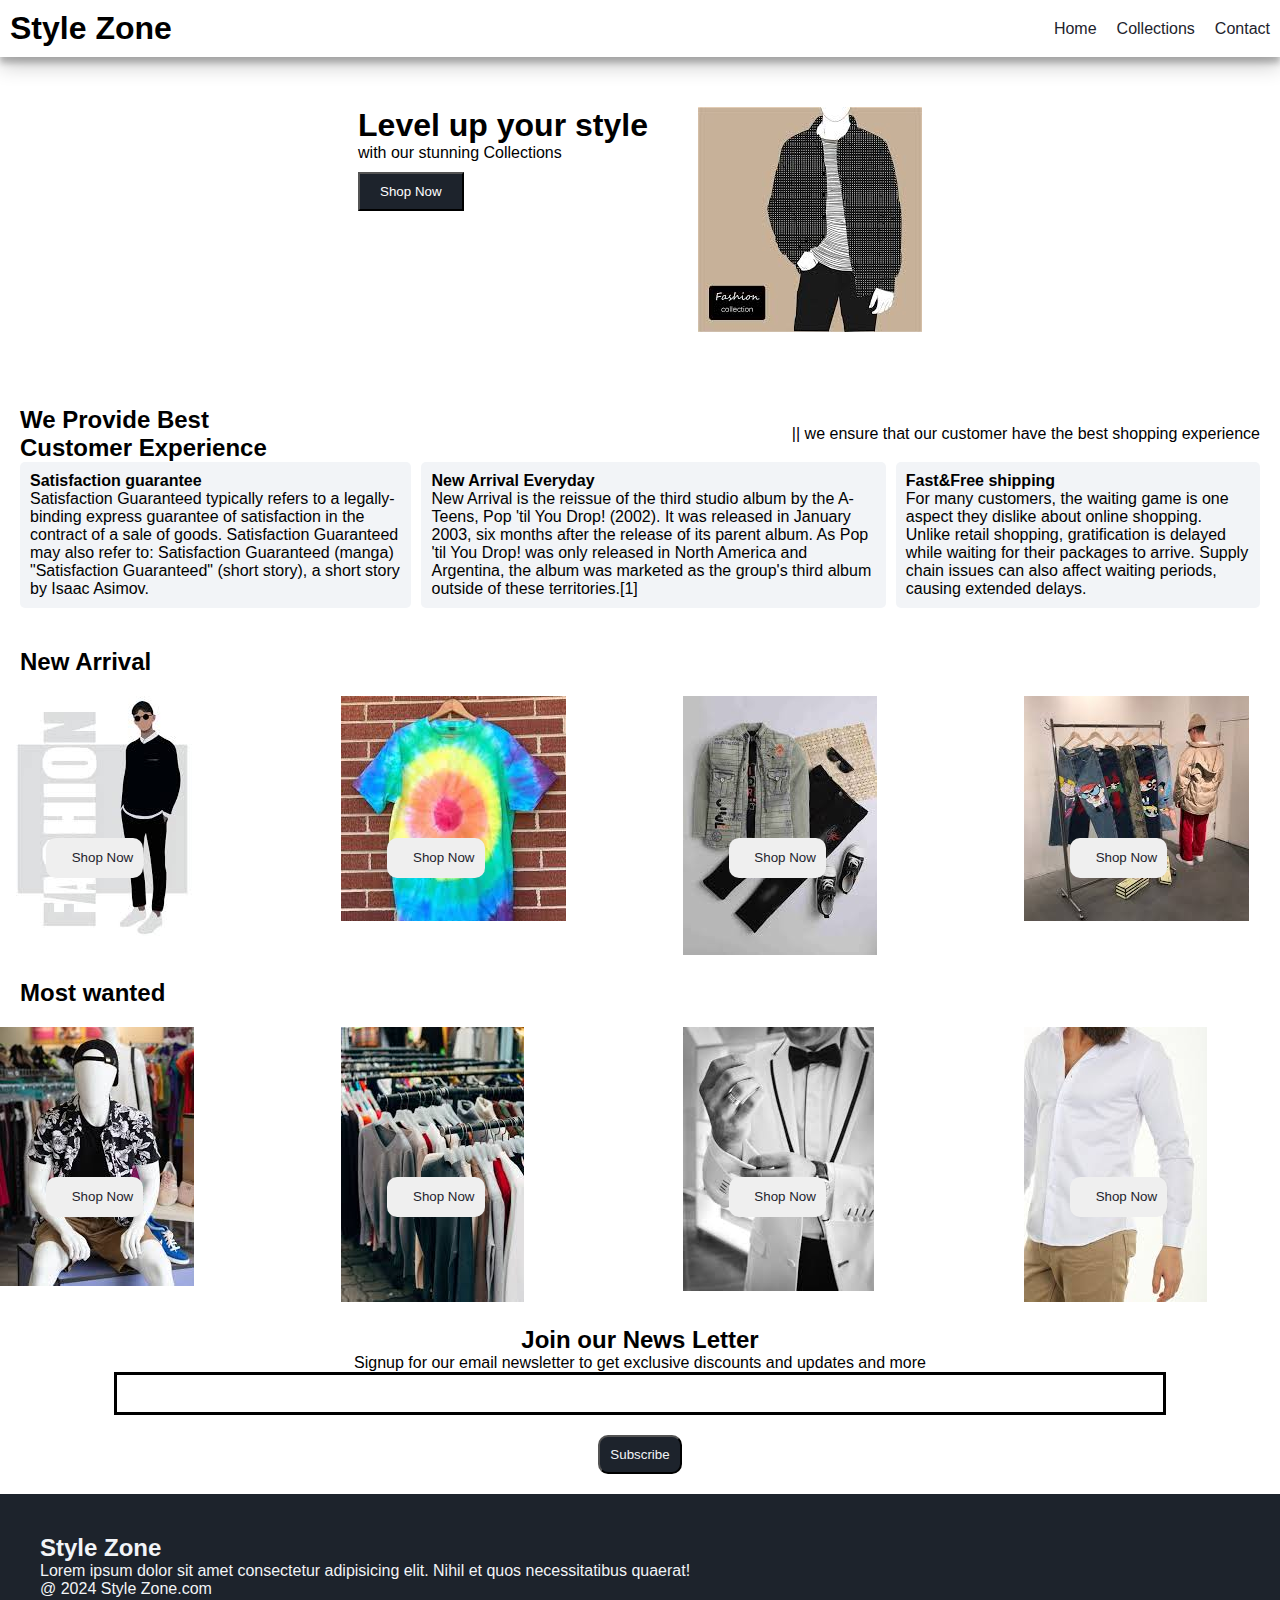
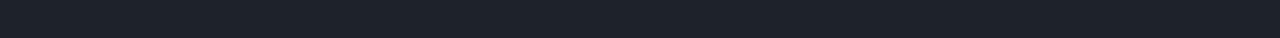
<file: style zone/index.html>
<!DOCTYPE html>
<html lang="en">
<head>
    <meta charset="UTF-8">
    <meta name="viewport" content="width=device-width, initial-scale=1.0">
    <title>Style Zone</title>
    <link rel="stylesheet" href="style.css">
    <script src="index.js"></script>

    <link rel="stylesheet" href="https://cdnjs.cloudflare.com/ajax/libs/font-awesome/6.5.2/css/all.min.css" integrity="sha512-SnH5WK+bZxgPHs44uWIX+LLJAJ9/2PkPKZ5QiAj6Ta86w+fsb2TkcmfRyVX3pBnMFcV7oQPJkl9QevSCWr3W6A==" crossorigin="anonymous" referrerpolicy="no-referrer" />
</head>
<body>
    <!--Navbar-->
    <nav class="navbar">
        <h1> Style Zone</h1>

        <div class="navbar-links">
            <p class="navbar-link"><a href="index.html">Home</a></p>
            <p class="navbar-link"><a href="collection.html">Collections</a></p>
            <p class="navbar-link"><a href="contact.html">Contact</a></p>
        </div>

        <div class="navbar-menu-toggle" onclick="showNavbar()">
            <i class="fa-solid fa-bars"></i>
        </div>
    </nav>

    <!--Side Navbar-->
    <div class="side-navbar">
        <p style="text-align: right;" onclick="closeNavbar()">
            <i class="fa-solid fa-xmark"></i>
        </p>

        <div class="side-navbar-links">
            <p class="side-navbar-link"><a href="index.html">Home</a></p>
            <p class="side-navbar-link"><a href="collection.html">Collections</a></p>
            <p class="side-navbar-link"><a href="contact.html">Contact</a></p>
        </div>
    </div>

    <!--Header-->

    <div class="header">
        <div>
            <h1>Level up your style</h1>
            <p>with our stunning Collections</p>
            <button class="header-btn">Shop Now</button>
        </div>

        <div>
            <img class="header-img" src="img1.jpg"alt="fashion1">
        </div>
    </div>

    <!--Service-->

    <div class="service">
        <div class="service-container-1">
            <div>
                <h2>We Provide Best</h2>
                <h2>Customer Experience</h2>
            </div>

            <div>
                <p>|| we ensure that our customer have the best shopping experience</p>
            </div>
        </div>

        <div class="service-container-2">
            <div>
                <i class="fa-regular fa-face-smile"></i>
                <h4>Satisfaction guarantee</h4>
                <p>Satisfaction Guaranteed typically refers to a legally-binding express guarantee of satisfaction in the contract of a sale of goods. Satisfaction Guaranteed may also refer to: Satisfaction Guaranteed (manga) "Satisfaction Guaranteed" (short story), a short story by Isaac Asimov.</p>
            </div>

            <div>
                <i class="fa-regular fa-face-smile"></i>
                <h4>New Arrival Everyday</h4>
                <p>New Arrival is the reissue of the third studio album by the A-Teens, Pop 'til You Drop! (2002). It was released in January 2003, six months after the release of its parent album. As Pop 'til You Drop! was only released in North America and Argentina, the album was marketed as the group's third album outside of these territories.[1]</p>
            </div>

            <div>
                <i class="fa-regular fa-face-smile"></i>
                <h4>Fast&Free shipping</h4>
                <p>For many customers, the waiting game is one aspect they dislike about online shopping. Unlike retail shopping, gratification is delayed while waiting for their packages to arrive. Supply chain issues can also affect waiting periods, causing extended delays.</p>
            </div>
        </div>
    </div>

    <div>
    <h2  style="padding: 20px;">New Arrival</h2>

    <div class="new-arrival">
        <div class="new-arrival-container">
            <img src="img2.jpg" alt="fashion2">
            <button>Shop Now <i class="fa-solid fa-arrow-right"></i></button>
        </div>

        <div class="new-arrival-container">
            <img src="coloringTshirtimg.jpg" alt="fashion2">
            <button>Shop Now <i class="fa-solid fa-arrow-right"></i></button>
        </div>

        <div class="new-arrival-container">
            <img src="setimg.jpg" alt="fashion2">
            <button>Shop Now <i class="fa-solid fa-arrow-right"></i></button>
        </div>

        <div class="new-arrival-container">
            <img src="pantcollectionimg.jpg" alt="fashion2">
            <button>Shop Now <i class="fa-solid fa-arrow-right"></i></button>
        </div>
    </div>
    </div>


    <!--Most wanted-->


    <div>
        <h2  style="padding: 20px;">Most wanted</h2>
    
        <div class="new-arrival">
            <div class="new-arrival-container">
                <img src="styleimg.jpg" alt="fashion2">
                <button>Shop Now <i class="fa-solid fa-arrow-right"></i></button>
            </div>
    
            <div class="new-arrival-container">
                <img src="Tshirtimg.jpg" alt="fashion2">
                <button>Shop Now <i class="fa-solid fa-arrow-right"></i></button>
            </div>
    
            <div class="new-arrival-container">
                <img src="Wcourtimg.jpg" alt="fashion2">
                <button>Shop Now <i class="fa-solid fa-arrow-right"></i></button>
            </div>
    
            <div class="new-arrival-container">
                <img src="whiteimg.jpg" alt="fashion2">
                <button>Shop Now <i class="fa-solid fa-arrow-right"></i></button>
            </div>
        </div>
        </div>

        <!--News-->

        <div class="news">
            <h2>Join our News Letter</h2>
            <p>Signup for our email newsletter to get exclusive discounts and updates and more</p>
            <div>
                <input type="text" class="search">
            </div>

            <div>
                <button>Subscribe</button>
            </div>
        </div>

        <!--Footer-->

        <div class="footer">
            <div class="footer-container">
                <div class="footer-box-1">
                    <h2 class="headingtext">Style Zone</h2>
                    <p>Lorem ipsum dolor sit amet consectetur adipisicing elit. Nihil et quos necessitatibus quaerat!</p>
                    <div class="footer-icon-container">
                        <i class="fa-brands fa-instagram" style="color: #ffffff;"></i>
                        <i class="fa-brands fa-twitter" style="color: #ffffff;"></i>
                        <i class="fa-brands fa-facebook" style="color: #ffffff;"></i>
                    </div>
                </div>
            </div>

            <p>@ 2024 Style Zone.com</p>
        </div>
</body>
</html>
</file>
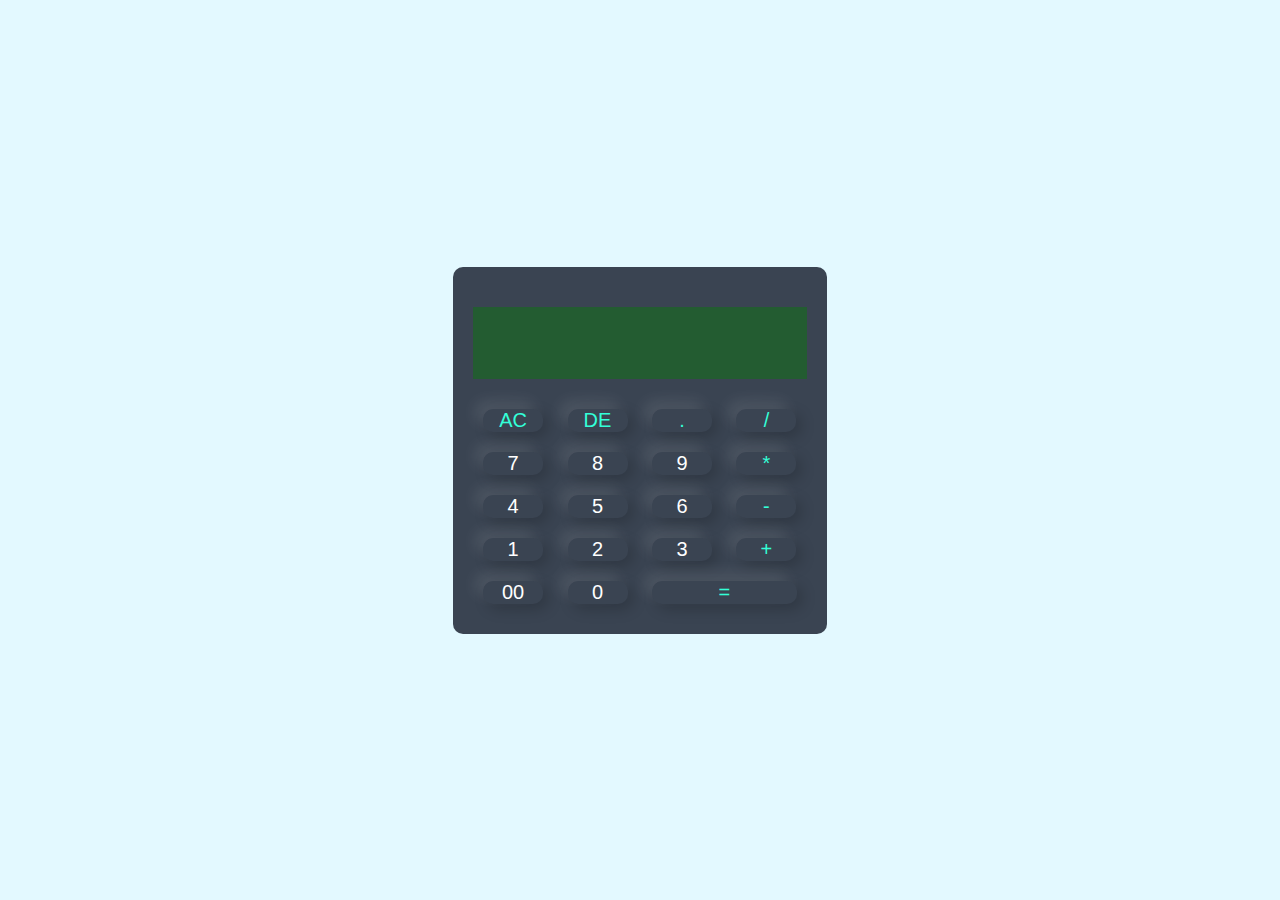
<file: calculator/calculator_project.html>
<!DOCTYPE html>
<html lang="en">
<head>
    <meta charset="UTF-8">
    <meta name="viewport" content="width=device-width, initial-scale=1.0">
    <title>calculator</title>
    <link rel="stylesheet" href="calculator.css">
</head>
<body>
    <div class="container">
        <div class="calculator">
            <form>
                <div class="display">
                    <input type="text" name="display">
                </div>

                <div>
                    <input type="button" value="AC" onclick="display.value ='' " class="operator">
                    <input type="button" value="DE" onclick="display.value = display.value.toString().slice(0,-1)" class="operator">
                    <input type="button" value="." onclick="display.value +='.' " class="operator">
                    <input type="button" value="/" onclick="display.value +='/' " class="operator">
                </div>

                <div>
                    <input type="button" value="7" onclick="display.value +='7' ">
                    <input type="button" value="8" onclick="display.value +='8' ">
                    <input type="button" value="9" onclick="display.value +='9' ">
                    <input type="button" value="*" onclick="display.value +='*' " class="operator">
                </div>

                <div>
                    <input type="button" value="4" onclick="display.value +='4' ">
                    <input type="button" value="5" onclick="display.value +='5' ">
                    <input type="button" value="6" onclick="display.value +='6' ">
                    <input type="button" value="-" onclick="display.value +='-' " class="operator">
                </div>

                <div>
                    <input type="button" value="1" onclick="display.value +='1' ">
                    <input type="button" value="2" onclick="display.value +='2' ">
                    <input type="button" value="3" onclick="display.value +='3' ">
                    <input type="button" value="+" onclick="display.value +='+' " class="operator">
                </div>

                <div>
                    <input type="button" value="00" onclick="display.value +='00' ">
                    <input type="button" value="0" onclick="display.value +='0' ">
                    <input type="button" value="=" onclick="display.value = eval(display.value)" class="equal operator">
                </div>
            </form>
        </div>
    </div>

</body>
</html>
</file>
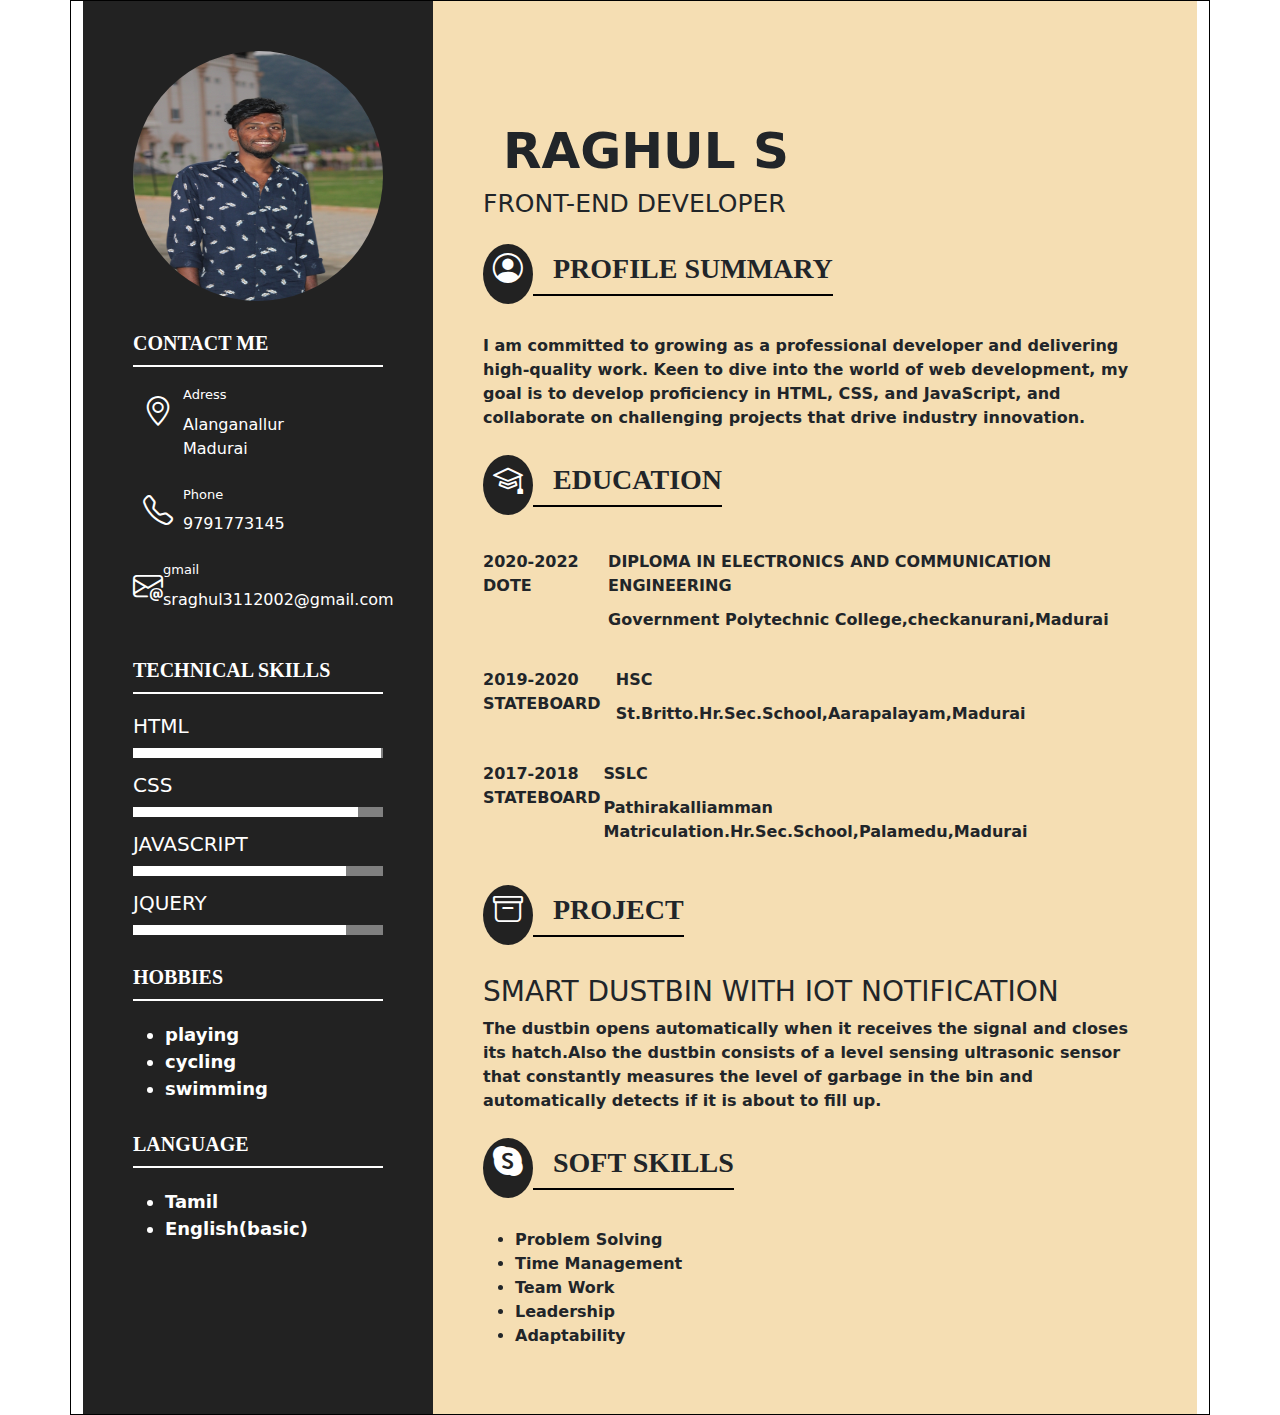
<file: resume/resume project.html>
<!DOCTYPE html>
<html lang="en">
<head>
    <meta charset="UTF-8">
    <meta name="viewport" content="width=device-width, initial-scale=1.0">
    <title>Resume Template</title>
    <link rel="stylesheet" href="resume.css">
    <link href="https://cdn.jsdelivr.net/npm/bootstrap@5.3.3/dist/css/bootstrap.min.css" rel="stylesheet" integrity="sha384-QWTKZyjpPEjISv5WaRU9OFeRpok6YctnYmDr5pNlyT2bRjXh0JMhjY6hW+ALEwIH" crossorigin="anonymous">
    <link rel="stylesheet" href="https://cdn.jsdelivr.net/npm/bootstrap-icons@1.11.3/font/bootstrap-icons.min.css">
</head>
<body>
    <script src="https://cdn.jsdelivr.net/npm/bootstrap@5.3.3/dist/js/bootstrap.bundle.min.js" integrity="sha384-YvpcrYf0tY3lHB60NNkmXc5s9fDVZLESaAA55NDzOxhy9GkcIdslK1eN7N6jIeHz" crossorigin="anonymous"></script>
    <div class="container">
        <div class="leftBox">
            <img class="userimg" src="raghul img.JPG">
            <div class="contact left-site-box">
                <h4>Contact Me</h4>

                <div class="contact-icon">
                    <div class="icon">
                        <i class="bi bi-geo-alt"></i>
                    </div>
                    <div class="text">
                        <h5>Adress</h5>
                        <p>Alanganallur<br>Madurai</p>
                    </div>
                </div>

                <div class="contact-icon">
                    <div class="icon">
                        <i class="bi bi-telephone"></i>
                    </div>
                    <div class="text">
                        <h5>Phone</h5>
                        <p>9791773145</p>
                    </div>
                </div>

                <div class="contact-icon">
                    <div class="icon">
                        <i class="bi bi-envelope-at"></i>
                    </div>
                    <div class="text">
                        <h5>gmail</h5>
                        <p>sraghul3112002@gmail.com</p>
                    </div>
                </div>

            </div>
            
            <div class="skills left-site-box">
              <h4>technical skills</h4>

                <div class="skills-icon">
                    <h5>html</h5>
                    <div class="per-con">
                        <div class="per1"></div>
                    </div>

                    <h5>css</h5>
                    <div class="per-con">
                        <div class="per2"></div>
                    </div>

                    <h5>javascript</h5>
                    <div class="per-con">
                        <div class="per3"></div>
                    </div>

                    <h5>jquery</h5>
                    <div class="per-con">
                        <div class="per4"></div>
                    </div>

                </div>
            </div>
            <div class="skills left-site-box">
                <h4>hobbies</h4>
              <div class="skills-icon">
                <ul>
               <li><b>playing</b><br></li>
               <li><b>cycling</b><br></li>
               <li><b>swimming</b><br></li>
                </ul>
              </div>
            </div>   

            <div class="skills left-site-box">
                <h4>language</h4>
              <div class="skills-icon">
                <ul>
               <li><b>Tamil</b><br></li>
               <li><b>English(basic)</b><br></li>
                </ul>
              </div>
            </div>   
        
        </div>

        <div class="rightBox">
            <div class="names">
                <h2>RAGHUL S</h2>
                <h5>Front-End Developer</h5>
                <div class="right-site-title">
                    <div class="icon"><i class="bi bi-person-circle"></i> </div>
                    <h3>Profile Summary</h3>
                </div>

                <div>
                    <p><b>I am committed to growing as a professional developer and delivering high-quality work. Keen to dive into the world of web development, my goal is to develop proficiency in HTML, CSS, and JavaScript, and collaborate on challenging projects that drive industry innovation.</b></p>
                </div>

            </div>
            <!--education con start-->
            <div class="right-site-title">
                <div class="icon"><i class="bi bi-mortarboard"></i></div>
                <h3>Education</h3>
            </div>

            <div class="right-site-con">
                <div class="years">
                    2020-2022 <br>
                    DOTE
                </div>

                <div class="desc">
                    <div class="desc-title">Diploma in Electronics and Communication Engineering</div>
                    <p><b>Government Polytechnic College,checkanurani,Madurai</b></p>
                </div>
            </div>
           
            <div class="right-site-con">
                <div class="years">
                    2019-2020 <br>
                    STATEBOARD
                </div>

                <div class="desc">
                    <div class="desc-title">HSC</div>  
                    <p><b>St.Britto.Hr.Sec.School,Aarapalayam,Madurai</b></p>
                </div>
            </div>
           
            <div class="right-site-con">
                <div class="years">
                    2017-2018 <br>
                    STATEBOARD
                </div>

                <div class="desc">
                    <div class="desc-title">SSLC</div>
                    <p><b>Pathirakalliamman Matriculation.Hr.Sec.School,Palamedu,Madurai</b></p>
                </div>
            </div>
            <!--education con end-->
            <div class="right-site-title">
                <div class="icon"><i class="bi bi-archive"></i> </div>
                <h3>Project</h3>
            </div>

            <div>
                <h3>SMART DUSTBIN WITH IOT NOTIFICATION</h3>
                <p><b>The dustbin opens automatically when it receives the signal and
                    closes its hatch.Also the dustbin consists of a level sensing
                    ultrasonic sensor that constantly measures the level of garbage in
                    the bin and automatically detects if it is about to fill up.</b></p>
            </div>

            <div class="right-site-title">
                <div class="icon"><i class="bi bi-skype"></i></div>
                <h3>soft skills</h3>
            </div>
            
            <div>
                <ul>
                   <b>
                    <li>Problem Solving</li>
                    <li>Time Management</li>
                    <li>Team Work</li>
                    <li>Leadership</li>
                    <li>Adaptability</li>
                    </b>

                </ul>
            </div>
        </div>
    </div>
</body>
</html>
</file>
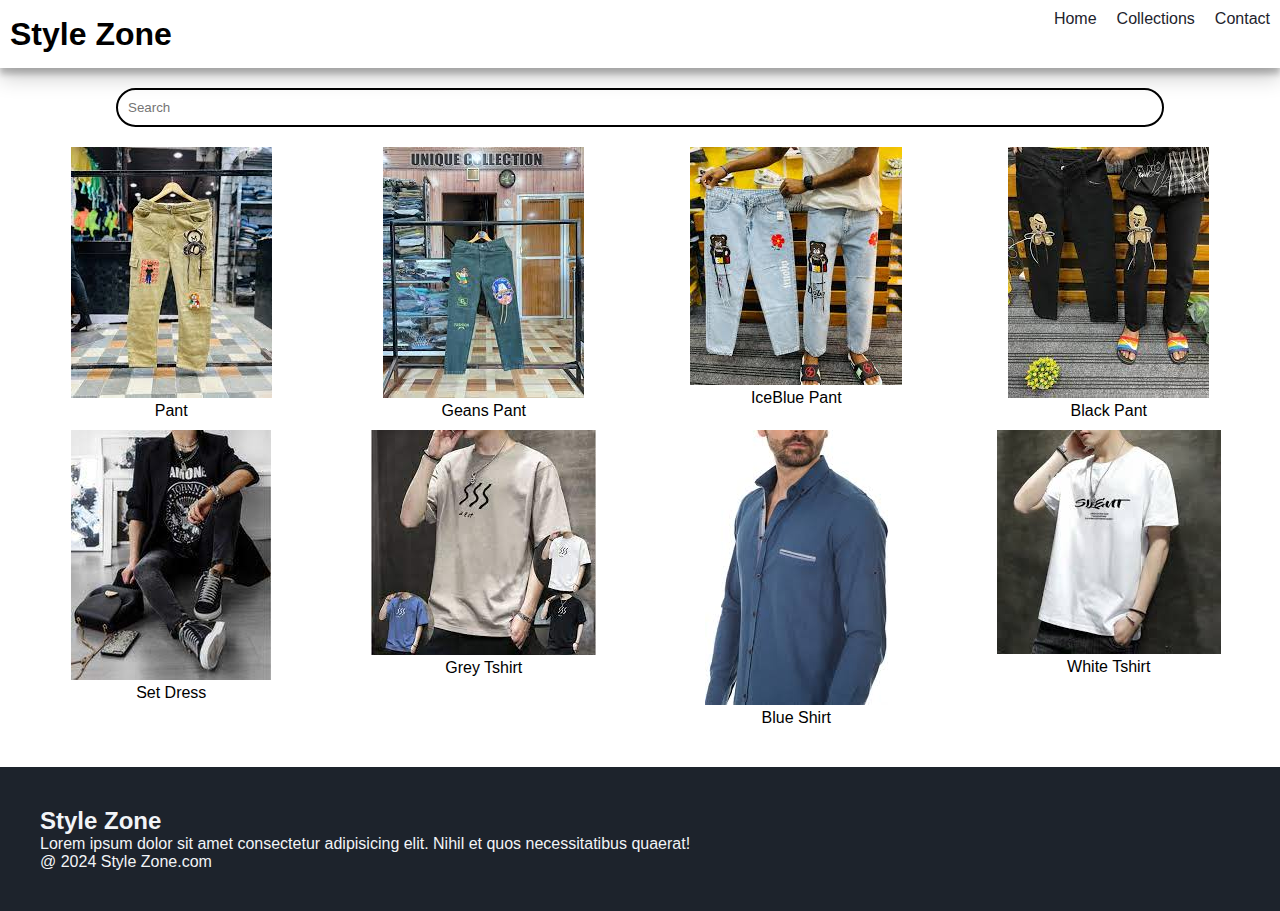
<file: style zone/collection.html>
<!DOCTYPE html>
<html lang="en">
<head>
    <meta charset="UTF-8">
    <meta name="viewport" content="width=device-width, initial-scale=1.0">
    <title>Style Zone</title>
    <link rel="stylesheet" href="style.css">
    <script src="collection.js"></script>
    <script src="index.js"></script>

    <link rel="stylesheet" href="https://cdnjs.cloudflare.com/ajax/libs/font-awesome/6.5.2/css/all.min.css" integrity="sha512-SnH5WK+bZxgPHs44uWIX+LLJAJ9/2PkPKZ5QiAj6Ta86w+fsb2TkcmfRyVX3pBnMFcV7oQPJkl9QevSCWr3W6A==" crossorigin="anonymous" referrerpolicy="no-referrer" />
</head>
<body>
    <!--Navbar-->
    <nav class="navbar">
        <h1> Style Zone</h1>

        <div class="navbar-links">
            <p class="side-navbar-link"><a href="index.html">Home</a></p>
            <p class="side-navbar-link"><a href="collection.html">Collections</a></p>
            <p class="side-navbar-link"><a href="contact.html">Contact</a></p>
        </div>

        <div class="navbar-menu-toggle" onclick="showNavbar()">
            <i class="fa-solid fa-bars"></i> 
        </div>
    </nav>

        <!--Side Navbar-->
        <div class="side-navbar">
            <p style="text-align: right;" onclick="closeNavbar()">
                <i class="fa-solid fa-xmark"></i>
            </p>
    
            <div class="side-navbar-links">
                <p class="side-navbar-link"><a href="index.html">Home</a></p>
                <p class="side-navbar-link"><a href="collection.html">Collections</a></p>
                <p class="side-navbar-link"><a href="contact.html">Contact</a></p>
            </div>
        </div>

   <!--Product-->
    <div class="product-section">
     <form class="product-search">
         <input type="text" id="search" placeholder="Search">
         <i class="fa-solid fa-magnifying-glass"></i>
     </form>

      <div class="products" id="products">

         <div class="products-box">
            <img src="pantimg.jpg" alt="">
            <p>Pant</p>
         </div>

         <div class="products-box">
            <img src="geanspantimg.jpg" alt="">
            <p>Geans Pant</p>
         </div>

         <div class="products-box">
            <img src="bluepantimg.jpg" alt="">
            <p>IceBlue Pant</p>
         </div>

         <div class="products-box">
            <img src="blackpantimg.jpg" alt="">
            <p>Black Pant</p>
         </div>

         <div class="products-box">
            <img src="setimg1.jpg" alt="">
            <p>Set Dress</p>
         </div>

         <div class="products-box">
            <img src="GTshirt.jpg" alt="">
            <p>Grey Tshirt</p>
         </div>

         <div class="products-box">
            <img src="blueimg.jpg" alt="">
            <p>Blue Shirt</p>
         </div>

         <div class="products-box">
            <img src="WTshirtimg.jpg" alt="">
            <p>White Tshirt</p>
         </div>

      </div>

    </div>

        <!--Footer-->

        <div class="footer">
            <div class="footer-container">
                <div class="footer-box-1">
                    <h2 class="headingtext">Style Zone</h2>
                    <p>Lorem ipsum dolor sit amet consectetur adipisicing elit. Nihil et quos necessitatibus quaerat!</p>
                    <div class="footer-icon-container">
                        <i class="fa-brands fa-instagram" style="color: #ffffff;"></i>
                        <i class="fa-brands fa-twitter" style="color: #ffffff;"></i>
                        <i class="fa-brands fa-facebook" style="color: #ffffff;"></i>
                    </div>
                </div>
            </div>

            <p>@ 2024 Style Zone.com</p>
        </div>
</body>
</html>
</file>
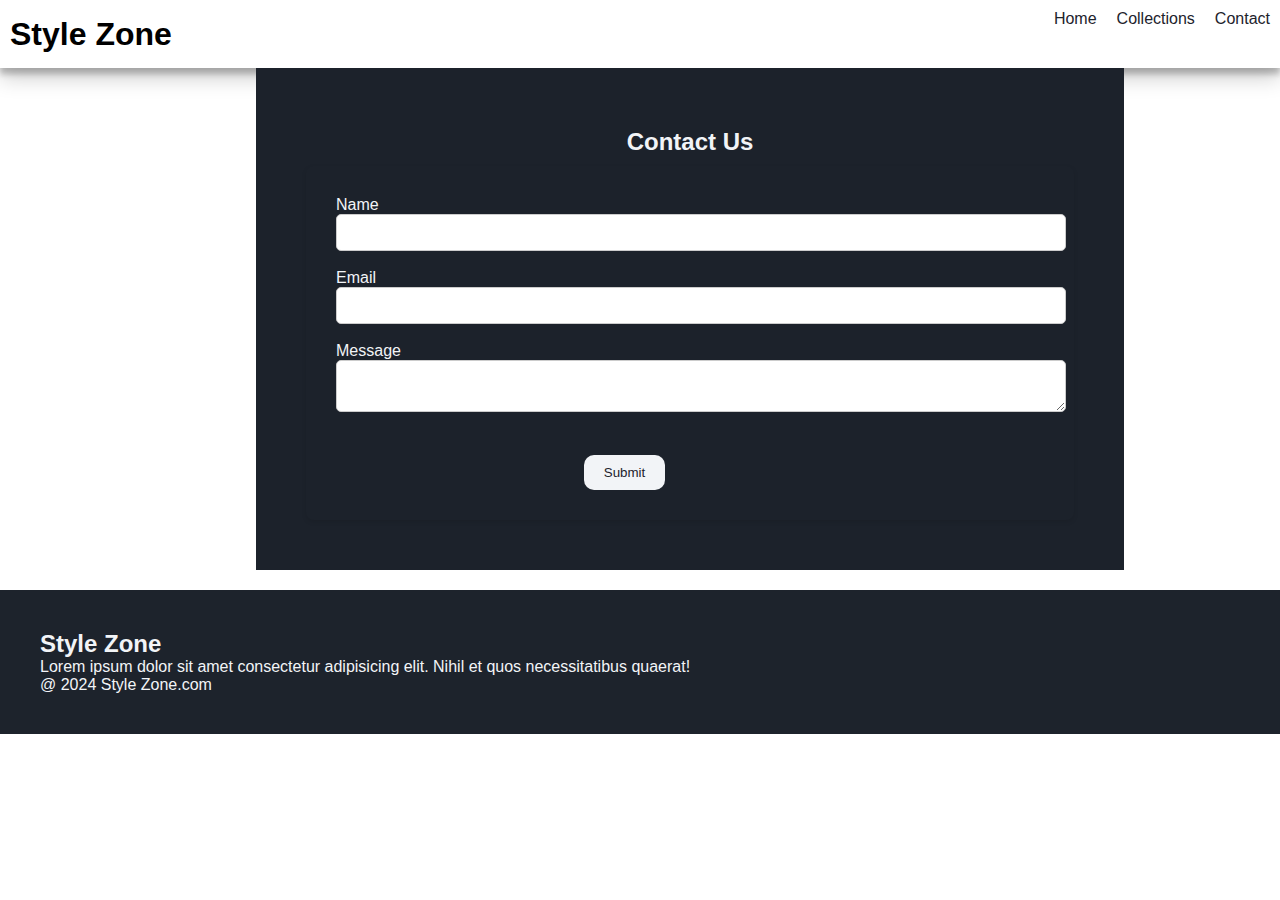
<file: style zone/contact.html>
<!DOCTYPE html>
<html lang="en">
<head>
    <meta charset="UTF-8">
    <meta name="viewport" content="width=device-width, initial-scale=1.0">
    <title>Style Zone</title>
    <link rel="stylesheet" href="style.css">
    <script src="collection.js"></script>

    <link rel="stylesheet" href="https://cdnjs.cloudflare.com/ajax/libs/font-awesome/6.5.2/css/all.min.css" integrity="sha512-SnH5WK+bZxgPHs44uWIX+LLJAJ9/2PkPKZ5QiAj6Ta86w+fsb2TkcmfRyVX3pBnMFcV7oQPJkl9QevSCWr3W6A==" crossorigin="anonymous" referrerpolicy="no-referrer" />
</head>
<body>
    <!--Navbar-->
    <nav class="navbar">
        <h1> Style Zone</h1>

        <div class="navbar-links">
            <p class="side-navbar-link"><a href="index.html">Home</a></p>
            <p class="side-navbar-link"><a href="collection.html">Collections</a></p>
            <p class="side-navbar-link"><a href="contact.html">Contact</a></p>
        </div>

        <div class="navbar-menu-toggle" onclick="showNavbar()">
            <i class="fa-solid fa-bars"></i>
        </div>
    </nav>

    <!--Contact-->

    <div class="contact-container">
        <h2 class="contact-header">Contact Us</h2>
        <form class="contact-form">
            <label class="contact-label" >Name</label><br>
            <input class="contact-input" type="text"><br><br>
            <label class="contact-label">Email</label><br>
            <input class="contact-input" type="email"><br><br>
            <label class="contact-label">Message</label><br>
            <textarea class="contact-input"></textarea><br><br>
            <button class="btn">Submit</button>
        </form>
    </div>

        <!--Side Navbar-->
        <div class="side-navbar">
            <p style="text-align: right;" onclick="closeNavbar()">
                <i class="fa-solid fa-xmark"></i>
            </p>
    
            <div class="side-navbar-links">
                <p class="side-navbar-link"><a href="index.html">Home</a></p>
                <p class="side-navbar-link"><a href="collection.html">Collections</a></p>
                <p class="side-navbar-link"><a href="contact.html">Contact</a></p>
            </div>
        </div>

  
        <!--Footer-->

        <div class="footer">
            <div class="footer-container">
                <div class="footer-box-1">
                    <h2 class="headingtext">Style Zone</h2>
                    <p>Lorem ipsum dolor sit amet consectetur adipisicing elit. Nihil et quos necessitatibus quaerat!</p>
                    <div class="footer-icon-container">
                        <i class="fa-brands fa-instagram" style="color: #ffffff;"></i>
                        <i class="fa-brands fa-twitter" style="color: #ffffff;"></i>
                        <i class="fa-brands fa-facebook" style="color: #ffffff;"></i>
                    </div>
                </div>
            </div>

            <p>@ 2024 Style Zone.com</p>
        </div>
</body>
</html>
</file>
<file: style zone/style.css>
*{
    padding: 0;
    margin: 0;
}

body{
    font-family: sans-serif;
}

.navbar{
    display: flex;
    justify-content: space-between;
    align-items: center;
    padding: 10px;
    box-shadow: rgba(0, 0, 0, 0.19) 0px 10px 20px, rgba(0, 0, 0, 0.23) 0px 6px 6px;
}

.navbar-links{
    display: flex;
    column-gap: 20px;
}

.navbar-links a{
    text-decoration: none;
    color: #1D232c;
}

.navbar-links a:hover{
    text-decoration: underline;
    color: #1D232c;
}

.navbar-menu-toggle{
    display: none;
}

/*side Navbar*/
.side-navbar{
    background-color: #1D232c;
    width: 50%;
    height: 100%;
    position: fixed;
    top: 0;
    left: -60%;
    padding: 20px;
    color: white;
    transition: 2s;
}

.side-navbar-link{
    margin-bottom: 30px;
}

.side-navbar-link a{
    /*color: white;*/
    text-decoration: none;
}

.side-navbar-link a:hover{
    text-decoration: underline;
}

/*Header*/

.header{
    display: flex;
    justify-content: center;
    gap: 50px;
    padding: 50px;
}

.header-btn{
    padding-left: 20px;
    padding-right: 20px;
    padding-top: 10px;
    padding-bottom: 10px;
    margin-top: 10px;
    background-color: #1D232c;
    color: white;
    cursor: pointer;
}

.service{
    padding: 20px;
}

.service-container-1{
    display: flex;
    justify-content: space-between;
    align-items: center;
}

.service-container-2{
    display: flex;
    justify-content: space-evenly;
    align-items: center;
    gap: 10px;
}

.service-container-2 div{
    background-color: #f2f4f7;
    border-radius: 5px;
    padding: 10px;

}

.new-arrival{
    display: flex;
    justify-content: space-between;
    flex-wrap: wrap;
}

.new-arrival-container{
    position: relative;
    flex-basis: 20%;
}

.new-arrival button{
    padding-left: 10%;
    padding-right: 10px;
    padding-top: 5%;
    padding-bottom: 5%;
    margin-top: 10px;
    color: #1D232c;
    position: absolute;
    top: 50%;
    left: 18%;
    border-radius: 10px;
    border: none;
}

.news{
    display: flex;
    flex-direction: column;
    align-items: center;
    margin-top: 20px;
}

.news input{
    padding: 11px;
    width: 80vw;
    margin-bottom: 10px;
    border: solid black 3px;
}

.news button{
    margin-top: 10px;
    color: #f2f4f7;
    background-color: #1D232c;
    border-radius: 10px;
    padding: 10px;
}

.footer{
    margin-top: 20px;
    padding: 40px;
    background-color: #1D232c;
    color: #f2f4f7;
}

.product-section{
    margin-top: 20px;
}

.product-search{
    width: 80%;
    border: solid black 2px;
    border-radius: 20px;
    display: flex;
    justify-content: space-between;
    align-items: center;
    padding: 10px;
    margin: auto;
}

.product-search input{
    border: none;
    background: transparent;
    width: 100%;
}

.product-search input:hover{
   outline: none;
}

.products{
    padding: 20px;
    display: flex;
    justify-content: space-around;
    gap: 10px;
    flex-wrap: wrap;
}

.products-box{
    text-align: center;
    flex-basis: 20%;
}

.product-box img{
    border-radius: 10px;
}

/*contact*/

.contact-container{
    background-color: hsl(216, 21%, 14%);
    color: #f2f4f7;
    width: 60%;
    height: 80%;
    align-items: center;
    padding: 50px;
    margin-left: 20%;
}
.contact-input{
    border-radius: 10px;
    width: 100%;
    padding: 10px;
    border: 1px solid #ccc;
    border-radius: 5px;
}


.contact-form{
    margin-left: 30px;
    max-width: 800px;
    max-height: fit-content;
    margin: 0 auto;
    padding: 30px;
    border-radius: 8px;
    box-shadow: 0 2px 5px rgba(0, 0, 0, 0.1);
}

.contact-header{
    text-align: center;
    padding: 10px;
}
.btn{
    background-color: #f2f4f7;
    color: #1D232c;
    padding-top: 10px;
    padding-bottom: 10px;
    padding-left: 20px;
    padding-right: 20px;
    border-radius: 10px;
    border: none;
    margin-left: 35%;
    margin-top: 3%;
}


/*Media Query*/

@media screen and (max-width:700px){
    .navbar-menu-toggle{
        display: block;
    }
    .navbar-links{
        display: none;
    }
    .header-img{
        display: none;
    }
    .service-container-1{
        display: none;
    }
    .service-container-2{
        flex-direction: column;
    }
}
</file>
<file: calculator/calculator.css>
*{
    margin: 0;
    padding: 0;
    font-family: 'poppins',sans-serif;
    box-sizing: border-box;
}
.container{
    width: 100%;
    height: 100vh;
    background-color: #e3f9ff;
    display: flex;
    justify-content: center;
    align-items: center;
}
.calculator{
    background-color: #3a4452;
    padding: 20px;
    border-radius: 10px;
}
.calculator form input{
    border: 0;
    outline: 0;
    width: 60px;
    border-radius: 10px;
    box-shadow: -8px -8px 15px rgba(255,255,255,0.1),5px 5px 15px rgba(0,0,0,0.2);
    background: transparent;
    font-size: 20px;
    color: #fff;
    cursor: pointer;
    margin: 10px;
}
form .display{
    display: flex;
    justify-content: flex-end;
    margin: 20px 0;
    background-color:  rgba(0, 128, 0, 0.397);
}
form .display input{
    text-align: right;
    flex: 1;
    font-size: 45px;
    box-shadow: none;
}
form input.equal{
    width: 145px;
}
form input.operator{
    color: #33ffd8;
}
</file>
<file: resume/resume.css>
*{
    padding: 0px;
    margin: 0px;
    box-sizing: border-box;
}
.container{
    border: 1px solid black;
    display: flex;
}
.leftBox{
    background-color: #222222;
    width: 350px;
    padding: 50px;
}
.rightBox{
    background-color: wheat;
    width: 100%;
    padding: 50px;

}
.userimg{
    width: 250px;
    height: 250px;
    border-radius: 100%;
}
.names{
   /* border: 1px solid black;*/
   margin-top: 70px;
}
.names>h2{
    text-transform: uppercase;
    font-size: 50px;
    padding-left: 20px;
    font-weight: bolder;
    font-family: system-ui, -apple-system, BlinkMacSystemFont, 'Segoe UI', Roboto, Oxygen, Ubuntu, Cantarell, 'Open Sans', 'Helvetica Neue', sans-serif;

}
.names>h5{
    text-transform: uppercase;
    font-size: 25px;
    font-family: inherit;
}
.left-site-box{
   /* border: 1px solid white;*/
    color: white;
    margin-top: 30px;
}
.left-site-box>h4{
    text-transform: uppercase;
    border-bottom: 2px solid white;
    font-size: 20px;
    font-family: serif;
    font-weight: bold;
    padding-bottom: 10px;
    margin-bottom: 20px;
}
.contact-icon{
    /*border: 1px solid white;*/
    display: flex;
    margin-bottom: 10px;
}
.icon{
   width: 50px;
   line-height: 50px;
   text-align: center;
   font-size: 30px;

}
.text>h5{
    margin-bottom: 10px;
    font-size: 13px;
}
.per-con{
    /*border: 1px solid white;*/
    height: 10px;
    margin-top: 10px;
    background-color: grey;
   
}
.per1{
    background-color: white;
    width: 99%;
    height: 10px;
}
.per2{
    background-color: white;
    width: 90%;
    height: 10px;
}
.per3{
    background-color: white;
    width: 85%;
    height: 10px;
}
.per4{
    background-color: white;
    width: 85%;
    height: 10px;
}
.skills-icon>h5{
    text-transform: uppercase;
    margin-top: 15px;
}
.skills-icon{
    font-size: 18px;
}
.right-site-title{
    /*border: 1px solid grey;*/
    display: flex;
    margin-top: 25px;
    padding-bottom: 15px;
    margin-bottom: 15px;
}
.right-site-title>.icon{
   /* width: 30px;
    height: 30px;*/
    text-align: center;
    line-height: 50px;
    background-color: #222222;
    border-radius: 100%;
    color: white;
}
.right-site-title>h3{
    line-height: 50px;
    padding-left: 20px;
    font-family: serif;
    font-weight: bold;
    text-transform: uppercase;
    border-bottom: 2px solid black;
}
.right-site-con{
    display: flex;
    margin-top: 20px;
}
.right-site-con>.years{
    font-weight: bold;
    width: 20%;
}
.right-site-con>.desc>.desc-title{
    font-weight: bold;
    text-transform: uppercase;
    padding-bottom: 10px;
}
</file>
